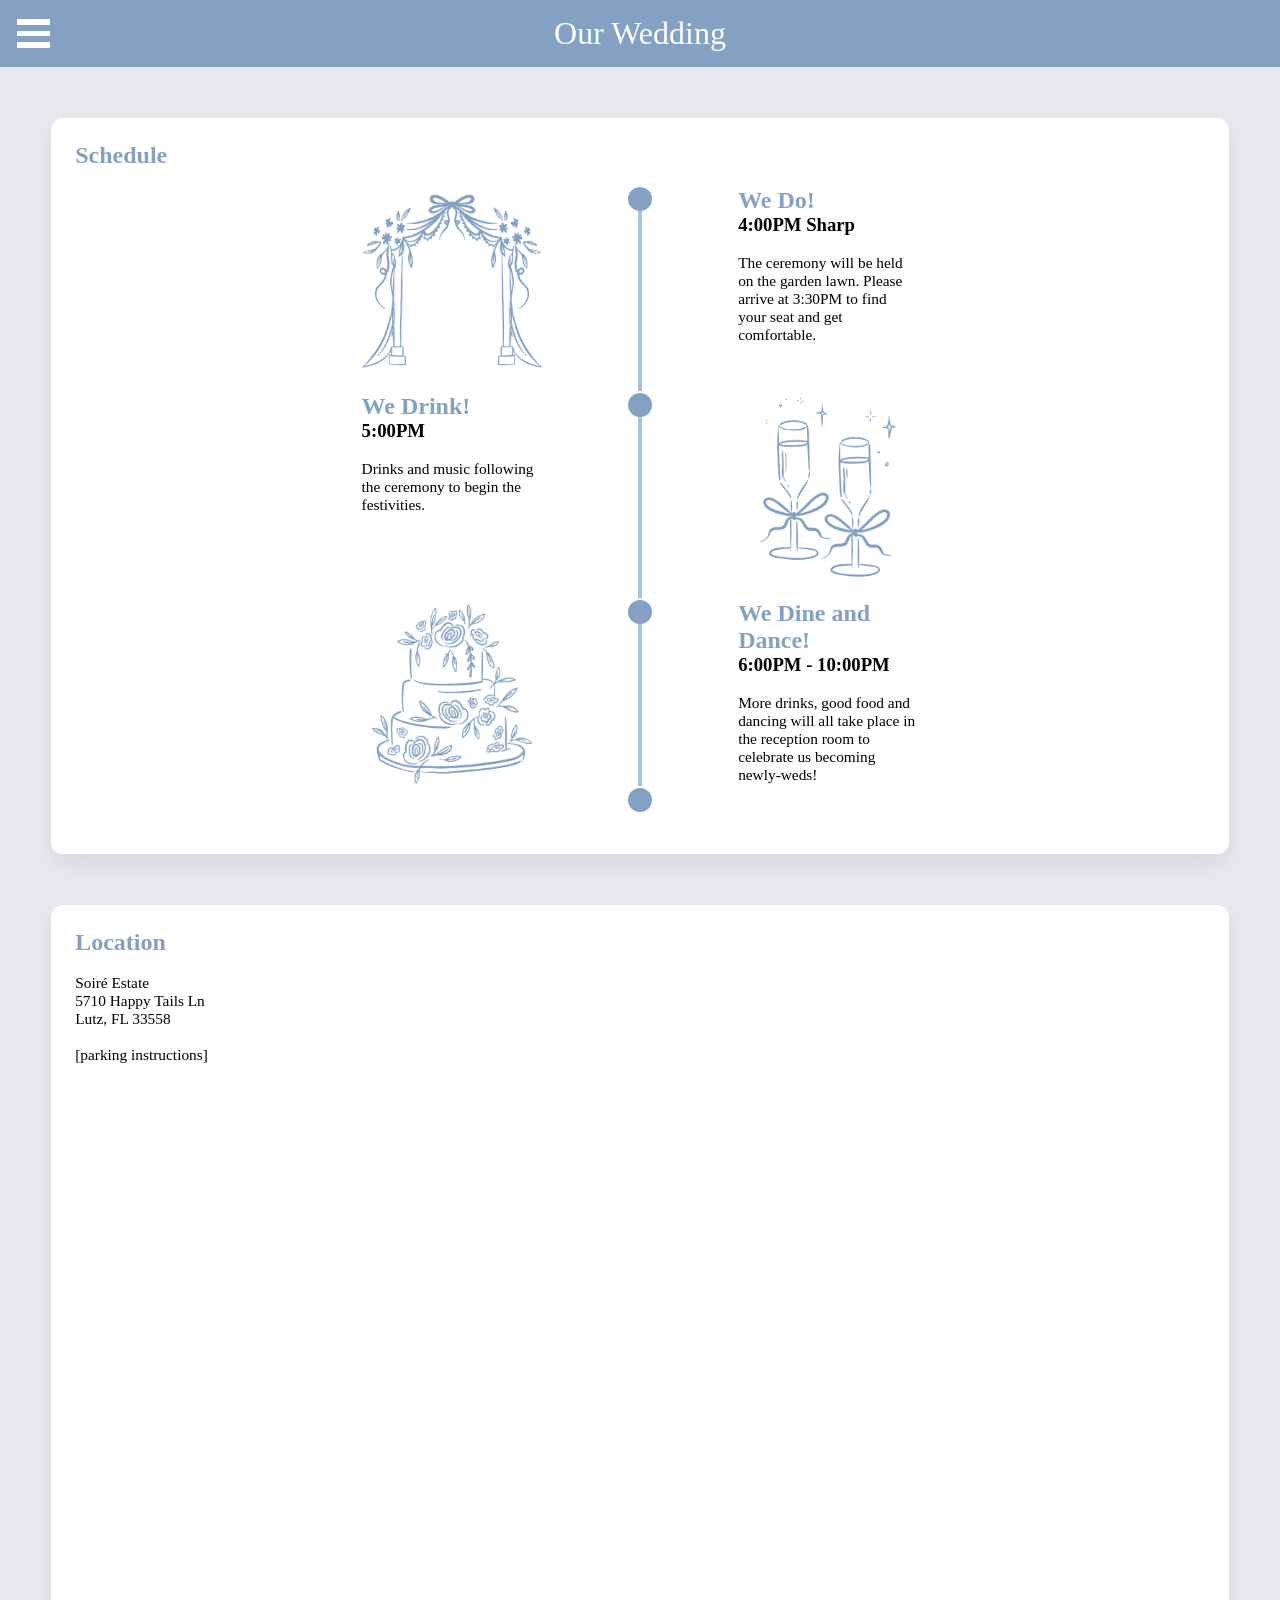
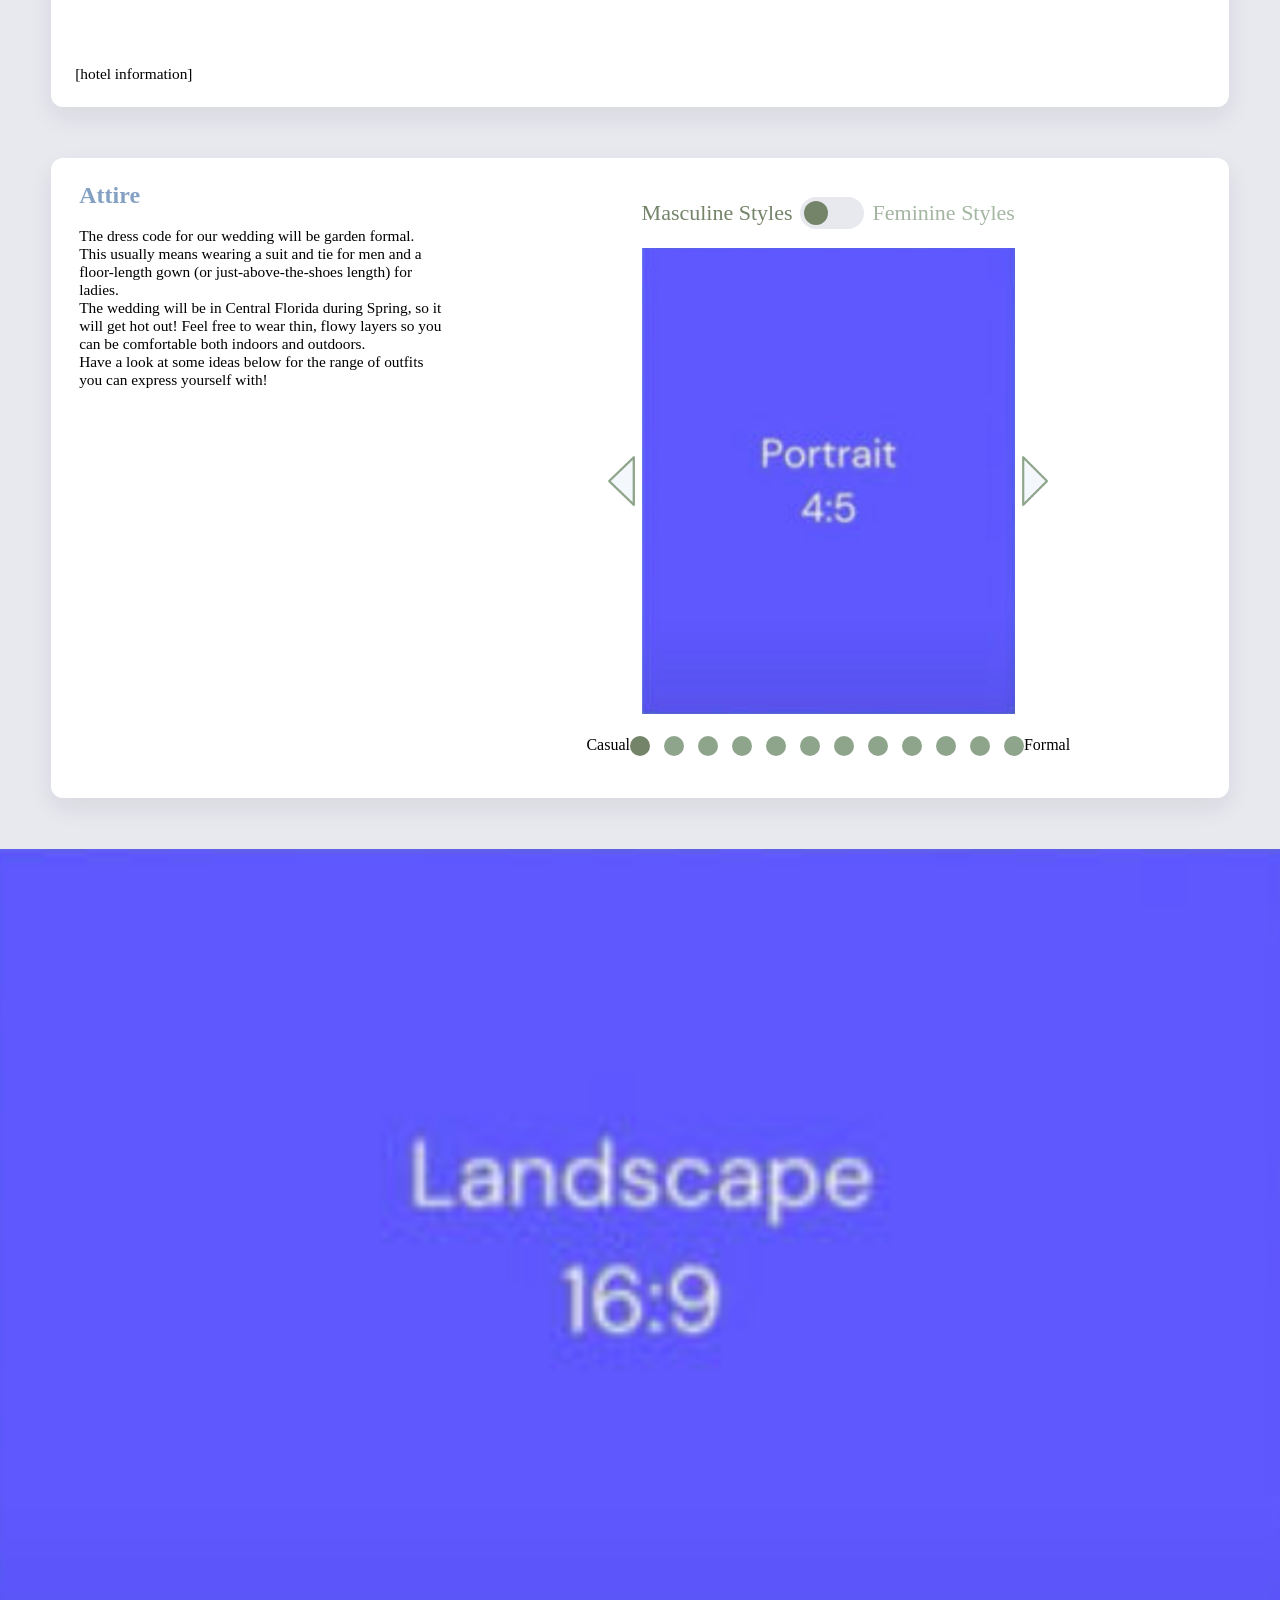
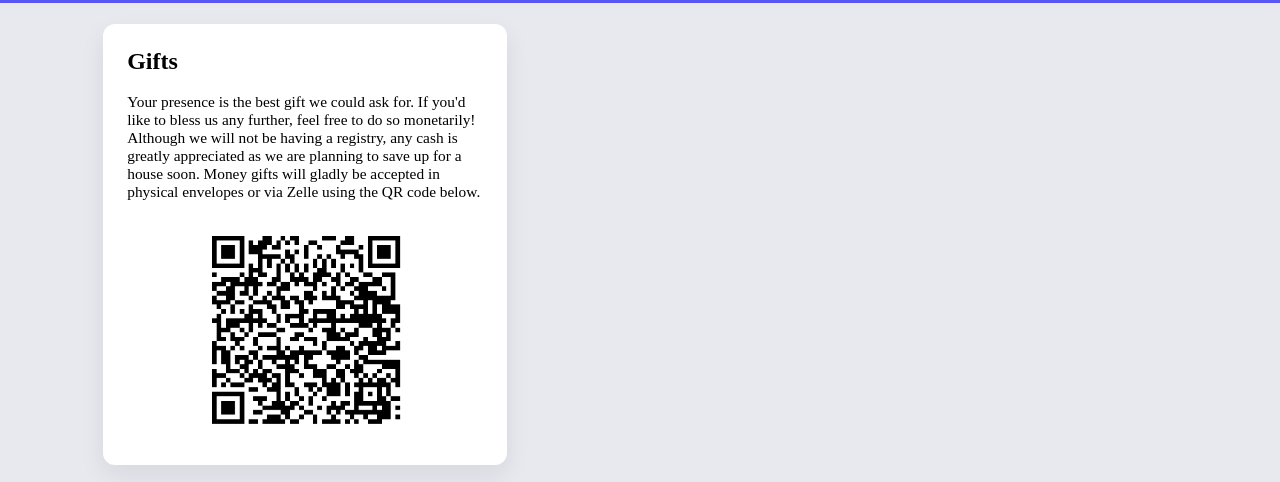
<file: details.html>
<!DOCTYPE html>
<html lang="en">
<head>
  <meta charset="UTF-8">
  <meta name="viewport" content="width=device-width, initial-scale=1">
  <title>Details</title>
  <link rel="stylesheet" href="styles.css" type="text/css">
  <script src="menu.js" defer> </script>
  <script src="outfits.js" defer> </script>
</head>
<body>
  <header>
    <div>
      <a href="https://gabgirl4229.github.io/Luis-Felipe-and-Gabriella-2027/" class="mid fancy" id="navTitle">Our Wedding</a>
      <a href="#" class="icon" onclick="toggleMenu(); return false;" aria-label="Open navigation menu">
        <span class="menu">
          <span></span>
          <span></span>
          <span></span>
        </span>
      </a>
    </div>
    <div id="navLinks">
      <a href="https://gabgirl4229.github.io/Luis-Felipe-and-Gabriella-2027/mobile">Home</a>
      <a href="https://gabgirl4229.github.io/Luis-Felipe-and-Gabriella-2027/our-story">Our Story</a>
      <a href="https://gabgirl4229.github.io/Luis-Felipe-and-Gabriella-2027/details">Details</a>
      <a href="https://gabgirl4229.github.io/Luis-Felipe-and-Gabriella-2027/photos">Photos</a>
      <a href="https://gabgirl4229.github.io/Luis-Felipe-and-Gabriella-2027/wedding-party">Wedding Party</a>
      <a href="https://gabgirl4229.github.io/Luis-Felipe-and-Gabriella-2027/rsvp">RSVP</a>
    </div>
  </header>
  <main>
    <section style="position: relative;">
      <h2 class="blue">Schedule</h2>
      <br>
      <div class="row">
        <div class="col quarter">
        </div>
        <div class="col sixth">
          <img src="images/ui/ceremony.png">
        </div>
        <div class="col sixth">
          <div class="circle"></div>
          <div class="vl"></div>
        </div>
        <div class="col sixth">
          <h2 class="blue">We Do!</h2>
          <h3>4:00PM Sharp</h3>
          <br>
          <p>The ceremony will be held on the garden lawn. Please arrive at 3:30PM to find your seat and get comfortable.</p>
        </div>
        <div class="col quarter">
        </div>
      </div>
      <br>
      <div class="row">
        <div class="col quarter">
        </div>
        <div class="col sixth">
          <h2 class="blue">We Drink!</h2>
          <h3>5:00PM</h3>
          <br>
          <p>Drinks and music following the ceremony to begin the festivities.</p>
        </div>
        <div class="col sixth">
          <div class="circle"></div>
          <div class="vl"></div>
        </div>
        <div class="col sixth">  
          <img src="images/ui/drinks.png">
        </div>
        <div class="quarter">
        </div>
      </div>
      <br>
      <div class="row">
        <div class="col quarter">
        </div>
        <div class="col sixth">
          <img src="images/ui/cake.png">
        </div>
        <div class="col sixth">
          <div class="circle"></div>
          <div class="vl"></div>
        </div>
        <div class="col sixth">
          <h2 class="blue">We Dine and Dance!</h2>
          <h3>6:00PM - 10:00PM</h3>
          <br>
          <p>More drinks, good food and dancing will all take place in the reception room to celebrate us becoming newly-weds!</p>
        </div>
        <div class="col quarter">
        </div>
      </div>
      <div class="row">
        <div class="col full">
          <div class="circle"></div>
        </div>
      </div>
      <br>
    </section>
    <section>
      <h2 class="blue">Location</h2>
      <br>
      <p>Soiré Estate</p>
      <p>5710 Happy Tails Ln</p>
      <p>Lutz, FL 33558</p>
      <br>
      <p>[parking instructions]</p>
      <br>
      <div class="google-map">
        <iframe src="https://www.google.com/maps/embed?pb=!1m18!1m12!1m3!1d3518.8898557116113!2d-82.55050082552705!3d28.11938690719983!2m3!1f0!2f0!3f0!3m2!1i1024!2i768!4f13.1!3m3!1m2!1s0x88c2bfe83100792f%3A0xe12bc41225531594!2sSoireEstate%20Weddings%20and%20Events%20Venue%20at%20SB%20Nursery%20and%20Gardens!5e0!3m2!1sen!2sus!4v1775240147234!5m2!1sen!2sus" width="600" height="450" style="border:0;" allowfullscreen="" loading="lazy" referrerpolicy="no-referrer-when-downgrade"></iframe>
      </div>
      <br>
      <p>[hotel information]</p>
    </section>
    <section>
      <div class="row">
        <div class="col third">
          <h2 class="blue">Attire</h2>
          <br>
          <p>The dress code for our wedding will be garden formal.</p>
          <p>This usually means wearing a suit and tie for men and a floor-length gown (or just-above-the-shoes length) for ladies.</p>
          <p>The wedding will be in Central Florida during Spring, so it will get hot out! Feel free to wear thin, flowy layers so you can be comfortable both indoors and outdoors.</p>
          <p>Have a look at some ideas below for the range of outfits you can express yourself with!</p>
        </div>
        <div class="col two-thirds">
          <br>
          <div class="switch switch--horizontal">
            <input id="radio-a" name="switch" type="radio" checked="checked" value="masc" onclick="togglePreference()"/>
            <label for="radio-a">Masculine Styles</label>
            <input id="radio-b" name="switch" type="radio" value="fem" onclick="togglePreference()"/>
            <label for="radio-b">Feminine Styles</label><span class="toggle-outside"><span class="toggle-inside"></span></span>
          </div>
          <br>
          <div id="mascStyles">
            <div class="slideshow-container">
              <a class="prev" onclick="plusSlides(-1, 0)">
                <img src="images/ui/button_left.png">
              </a>
              <div class="mySlides fade">
                <img src="images/test_image_portrait.png" style="width:100%">
              </div>
              <div class="mySlides fade">
                <img src="images/test_image_portrait.png" style="width:100%">
              </div>
              <div class="mySlides fade">
                <img src="images/test_image_portrait.png" style="width:100%">
              </div>
              <div class="mySlides fade">
                <img src="images/test_image_portrait.png" style="width:100%">
              </div>
              <div class="mySlides fade">
                <img src="images/test_image_portrait.png" style="width:100%">
              </div>
              <div class="mySlides fade">
                <img src="images/test_image_portrait.png" style="width:100%">
              </div>
              <div class="mySlides fade">
                <img src="images/test_image_portrait.png" style="width:100%">
              </div>
              <div class="mySlides fade">
                <img src="images/test_image_portrait.png" style="width:100%">
              </div>
              <div class="mySlides fade">
                <img src="images/test_image_portrait.png" style="width:100%">
              </div>
              <div class="mySlides fade">
                <img src="images/test_image_portrait.png" style="width:100%">
              </div>
              <div class="mySlides fade">
                <img src="images/test_image_portrait.png" style="width:100%">
              </div>
              <div class="mySlides fade">
                <img src="images/test_image_portrait.png" style="width:100%">
              </div>
              <a class="next" onclick="plusSlides(1, 0)">
                <img src="images/ui/button_right.png">
              </a>
            </div>
            <br>
            <div class="dot-container">
              <span class="dot-label">Casual</span>
              <div class="dots">
                <span class="dot" onclick="currentSlide(1,0)"></span>
                <span class="dot" onclick="currentSlide(2,0)"></span>
                <span class="dot" onclick="currentSlide(3,0)"></span>
                <span class="dot" onclick="currentSlide(4,0)"></span>
                <span class="dot" onclick="currentSlide(5,0)"></span>
                <span class="dot" onclick="currentSlide(6,0)"></span>
                <span class="dot" onclick="currentSlide(7,0)"></span>
                <span class="dot" onclick="currentSlide(8,0)"></span>
                <span class="dot" onclick="currentSlide(9,0)"></span>
                <span class="dot" onclick="currentSlide(10,0)"></span>
                <span class="dot" onclick="currentSlide(11,0)"></span>
                <span class="dot" onclick="currentSlide(12,0)"></span>
              </div>
              <span class="dot-label">Formal</span>
            </div>
            <br>
          </div>
          <div id="femStyles" class="hidden">
            <div class="slideshow-container">
              <a class="prev" onclick="plusSlides(-1, 1)">
                <img src="images/ui/button_left.png">
              </a>
              <div class="mySlides fade">
                <img src="images/test_image_portrait.png" style="width:100%">
              </div>
              <div class="mySlides fade">
                <img src="images/test_image_portrait.png" style="width:100%">
              </div>
              <div class="mySlides fade">
                <img src="images/test_image_portrait.png" style="width:100%">
              </div>
              <div class="mySlides fade">
                <img src="images/test_image_portrait.png" style="width:100%">
              </div>
              <div class="mySlides fade">
                <img src="images/test_image_portrait.png" style="width:100%">
              </div>
              <div class="mySlides fade">
                <img src="images/test_image_portrait.png" style="width:100%">
              </div>
              <div class="mySlides fade">
                <img src="images/test_image_portrait.png" style="width:100%">
              </div>
              <div class="mySlides fade">
                <img src="images/test_image_portrait.png" style="width:100%">
              </div>
              <div class="mySlides fade">
                <img src="images/test_image_portrait.png" style="width:100%">
              </div>
              <div class="mySlides fade">
                <img src="images/test_image_portrait.png" style="width:100%">
              </div>
              <div class="mySlides fade">
                <img src="images/test_image_portrait.png" style="width:100%">
              </div>
              <div class="mySlides fade">
                <img src="images/test_image_portrait.png" style="width:100%">
              </div>
              <a class="next" onclick="plusSlides(1, 1)">
                <img src="images/ui/button_right.png">
              </a>
            </div>
            <br>
            <div class="dot-container">
              <span class="dot-label">Casual</span>
              <div class="dots">
                <span class="dot" onclick="currentSlide(1,1)"></span>
                <span class="dot" onclick="currentSlide(2,1)"></span>
                <span class="dot" onclick="currentSlide(3,1)"></span>
                <span class="dot" onclick="currentSlide(4,1)"></span>
                <span class="dot" onclick="currentSlide(5,1)"></span>
                <span class="dot" onclick="currentSlide(6,1)"></span>
                <span class="dot" onclick="currentSlide(7,1)"></span>
                <span class="dot" onclick="currentSlide(8,1)"></span>
                <span class="dot" onclick="currentSlide(9,1)"></span>
                <span class="dot" onclick="currentSlide(10,1)"></span>
                <span class="dot" onclick="currentSlide(11,1)"></span>
                <span class="dot" onclick="currentSlide(12,1)"></span>
              </div>
              <span class="dot-label">Formal</span>
            </div>
            <br>
          </div>
        </div>
      </div>
    </section>
    <div style="position: relative; margin: 0 -30px;">
      <img style="max-height: 90dvh; width: 100%; object-fit: cover;" src="images/test_image_landscape.png">
      <div class="overlay-content">
        <div class="row">
          <div class="col twelfth">
          </div>
          <div class="col third">
            <section>
              <h2>Gifts</h2>
              <br>
              <p>Your presence is the best gift we could ask for. If you'd like to bless us any further, feel free to do so monetarily! Although we will not be having a registry, any cash is greatly appreciated as we are planning to save up for a house soon. Money gifts will gladly be accepted in physical envelopes or via Zelle using the QR code below.</p>
              <br>
              <img style="padding: 0% 20%;" src="images/zelle.jpeg">
            </section>
          </div>
          <div class="col twelfth">
          </div>
          <div class="col half">
          </div>
        </div>
      </div>
    </div>
  </main>
</body>
</html>
</file>
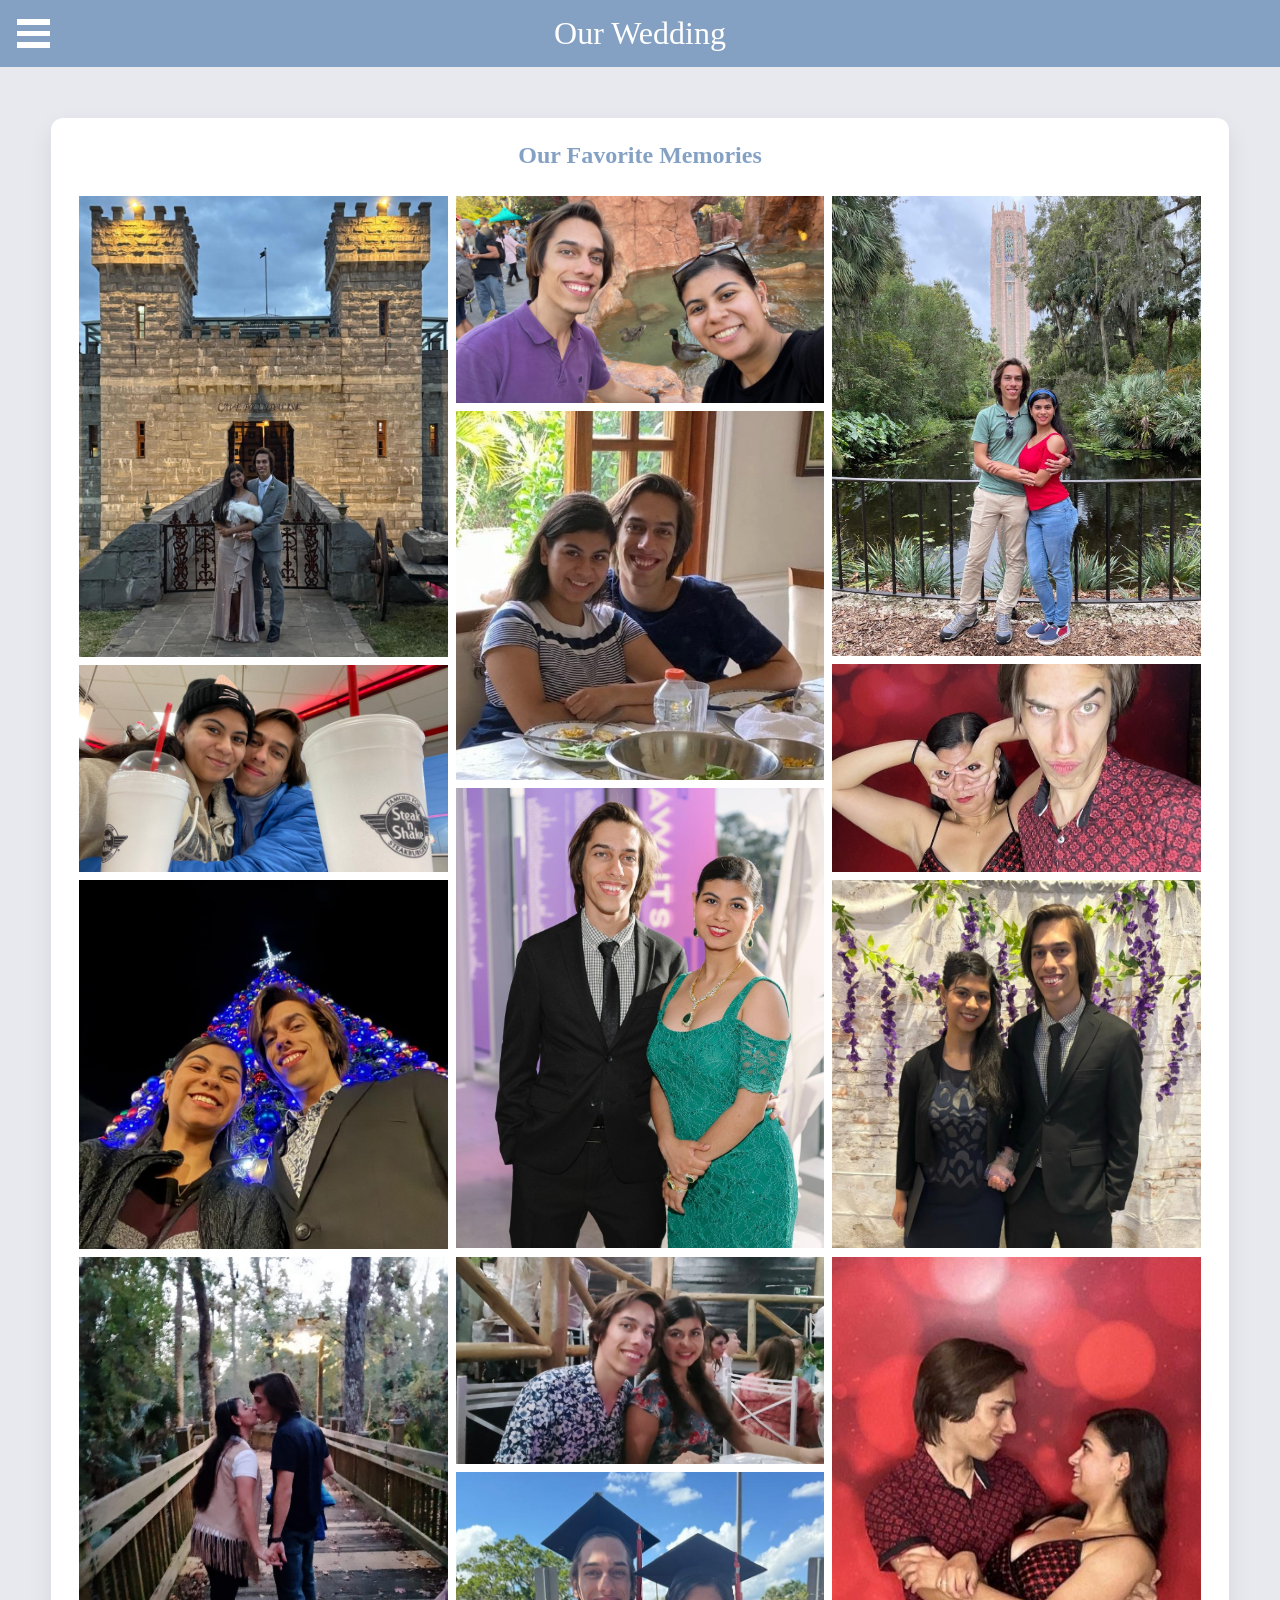
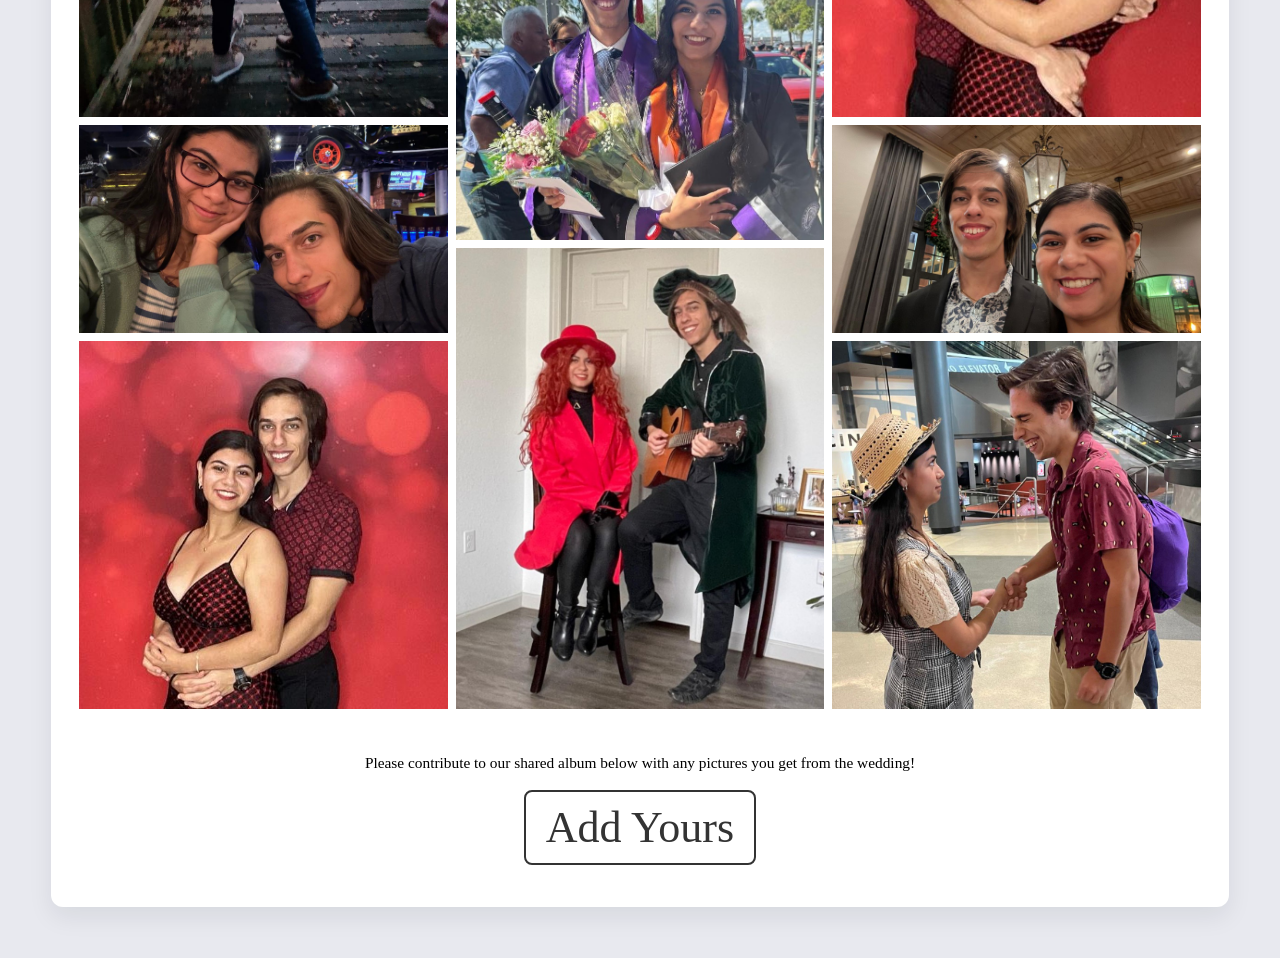
<file: photos.html>
<!DOCTYPE html>
<html lang="en">
<head>
  <meta charset="UTF-8">
  <meta name="viewport" content="width=device-width, initial-scale=1">
  <title>Photos</title>
  <link rel="stylesheet" href="styles.css" type="text/css">
  <script src="menu.js" defer> </script>
</head>
<body>
  <header>
    <div>
      <a href="https://gabgirl4229.github.io/Luis-Felipe-and-Gabriella-2027/" class="mid fancy" id="navTitle">Our Wedding</a>
      <a href="#" class="icon" onclick="toggleMenu(); return false;" aria-label="Open navigation menu">
        <span class="menu">
          <span></span>
          <span></span>
          <span></span>
        </span>
      </a>
    </div>
    <div id="navLinks">
      <a href="https://gabgirl4229.github.io/Luis-Felipe-and-Gabriella-2027/mobile">Home</a>
      <a href="https://gabgirl4229.github.io/Luis-Felipe-and-Gabriella-2027/our-story">Our Story</a>
      <a href="https://gabgirl4229.github.io/Luis-Felipe-and-Gabriella-2027/details">Details</a>
      <a href="https://gabgirl4229.github.io/Luis-Felipe-and-Gabriella-2027/photos">Photos</a>
      <a href="https://gabgirl4229.github.io/Luis-Felipe-and-Gabriella-2027/wedding-party">Wedding Party</a>
      <a href="https://gabgirl4229.github.io/Luis-Felipe-and-Gabriella-2027/rsvp">RSVP</a>
    </div>
  </header>
  <main>
    <section>
      <h2 class="blue mid">Our Favorite Memories</h2>
      <div id="gallery">
        <div class="row">
          <div class="col third">
            <img src="images/photos/LG_wedding_castle.jpeg">
            <img src="images/photos/steak_and_shake.jpeg">
            <img src="images/photos/christmas_tree.jpeg">
          </div>
          <div class="col third">
            <img src="images/photos/universal_duck.jpeg">
            <img src="images/photos/brazil_lunch.jpeg">
            <img src="images/photos/excelerate.jpeg">
          </div>
          <div class="col third">
            <img src="images/photos/bok_tower.jpeg">
            <img src="images/photos/silly_face.jpeg">
            <img src="images/photos/nova.jpeg">
          </div>
        </div>
        <div class="row">
          <div class="col third">
            <img src="images/photos/boardwalk_kiss.jpeg">
            <img src="images/photos/fords_garage.jpeg">
            <img src="images/photos/red_hug.jpeg">
          </div>
          <div class="col third">
            <img src="images/photos/li_and_gui_oro.jpeg">
            <img src="images/photos/graduation.jpeg">
            <img src="images/photos/polycon_carmen.jpeg">
          </div>
          <div class="col third">
            <img src="images/photos/red_dip.jpeg">
            <img src="images/photos/terrace_grille.jpeg">
            <img src="images/photos/oppenheimer.jpeg">
          </div>
        </div>
      </div>
      <br>
      <div class="row">
        <div class="col full">
          <p class="mid">Please contribute to our shared album below with any pictures you get from the wedding!</p>
          <br>
          <a href="https://photos.app.goo.gl/aYf1CGf2CsePjgP16" class="rsvp-btn">Add Yours</a>
          <br>
        </div>
      </div>
    </section>
  </main>
</body>
</html>
</file>
<file: styles.css>
/* All elements */
* {
  /* Prevents elements expanding past my set width */
  margin: 0;
  padding: 0;
  box-sizing: border-box;
  font-family: Palatino, Didot, Georgia, Times New Roman, Droid Serif; /* Paragraph Fonts */
}

/* To fix the "header covering content when scrolling" issue on mobile */
[id] {
  scroll-margin-top: 100px;
}

/* Allows most text to resize itself based on device width */
p {
  font-size: 1.2vw;
}

/* General webpage look */
body {
  background: #e8e9ef; /* background page color */
  overflow-y: auto; /* allows for scrolling down instead of text wrapping sideways */
  /* Page width and height */
  width: 100%;
  min-height: 100dvh;
  /* Properly separates header from main and main from footer */
  display: grid;
  grid-template-rows: auto 1fr auto;
}

/* Top menu with all website pages */
header {
  background: #84a1c4;
  overflow: hidden; /* Other links hidden by default */
  position: -webkit-sticky; /* for iOS users */
  position: sticky;
  top: 0;
  z-index: 100; /* Ensures header is always visible */
  grid-column: 1; /* For body grid shape */
}

header > div {
  position: relative; /* Allows the hamburger bar to fit into the top section of the nav bar */
}

#navTitle {
  padding: 15px 0px;
  font-size: 2rem;
}

#navLinks {
  background-color: #a7c1e1;
  padding: 10px 0px;
  display: none;
}

/* Links */
a {
  color: #fff;
  font-size: 1.5rem;
  padding: 5px 0px;
  display: block; /* Gives the text its own row */
  /* Makes it so you have to click the text specifically */
  width: fit-content;
  margin: 0 auto;
  text-decoration: none; /* No underlines */
}

/* Hamburger button */
a.icon {
  /* Position it on the left of the screen */
  position: absolute;
  left: 0;
  top: 0;
  /* Make its height fill the bar and ensure height/width are proportional */
  height: 100%;
  aspect-ratio: 1/1;
  /* Put everything in the middle */
  display: flex;
  align-items: center;
  justify-content: center;
}

/* Transparent hamburger container */
a.icon .menu {
  display: flex;
  flex-direction: column;
  justify-content: space-between;
  width: 50%;
  height: 50%;
}

/* Hamburger lines */
a.icon .menu span {
  height: 20%;
  background-color: #fff;
}

/* Most of the webpage */
main {
  grid-column: 1;
}

section {
  background: #fff;
  padding: 24px;
  border-radius: 12px;
  margin: 4%;
  box-shadow: 0 10px 25px rgba(15, 23, 42, 0.08);
}

/* For when I want buffer space */
.transparent, .invisible {
  background: transparent;
  box-shadow: none;
  margin: 0 3%;
}

.invisible {
    visibility: hidden;
}

/* Line dividers */
hr {
  border-top: 4px solid;
  border-left: 0;
  border-right: 0;
  border-bottom: 0;
  margin: 5% 0;
}

.hr-blue {
  border-top-color: #84a1c4;
}

.hr-green {
  border-top-color: #748469;
}

/* Schedule timeline */
.vl {
  border-left: 4px solid #a7c1e1;
  height: 100%;
  margin-left: calc(50% - 2px);
}

.circle {
  background: #84a1c4;
  width: 1.5rem;
  height: 1.5rem;
  border-radius: 100%;
  box-shadow: 0 0 0 2px #fff;
  margin-left: calc(50% - 0.75rem);
}

/* Footer of the homepage */
footer {
  background: #d8d9e2;
  padding: 15px 0px;
  font-size: 1.5rem;
  grid-column: 1;
}

/* Different text styles */
.mid {
  text-align: center;
}
.blue {
  color: #84a1c4;
}
.green {
  color: #748469;
}
.fancy {
  font-family: Zaph Chancery, Apple Chancery, Monotype Corsiva, Garamond, Dancing Script; /* Header fonts */
}
.bold {
  font-weight: bold;
}

button {
  font-size: 1rem;
  padding: 0 0.5rem;
}

/* RSVP button for homepage */
.rsvp-btn {
  background-color: transparent;
  color: #333333;
  border: 2px solid #333333;
  border-radius: 8px;
  padding: 10px 20px;
  display: block;
  margin: 0 auto;
  font-size: 2.75rem;
  cursor: pointer;
  transition: background-color 0.2s ease, color 0.2s ease;
}

/* Speaker icon button for music */
.speaker-btn {
  background-color: transparent;
  border-color: transparent;
  display: block;
  margin: 0 auto;
  width: 25%;
  height: auto;
  cursor: pointer; /* Makes the little hand appear when you hover over it */
}

/* Grid system for images */
.row {
  display: grid;
  grid-template-columns: repeat(12, 1fr);
}

.col {
  padding: 0 4px;
}

.full {
  grid-column: span 12;
}

.half {
  grid-column: span 6;
}

.third {
  grid-column: span 4;
}

.two-thirds {
  grid-column: span 8;
}

.quarter {
  grid-column: span 3;
}

.three-quarters {
  grid-column: span 9;
}

.sixth {
  grid-column: span 2;
}

.twelfth {
  grid-column: span 1;
}

.fragment {
  grid-column: span 5;
}

img {
  max-height: 100%;
  max-width: 100%;
  width: auto;
  height: auto;
  object-fit: contain;
}

.col img {
  margin: 4px 0;
  vertical-align: middle;
}

#gallery .col img,
#wedding-party img {
  width: 100%;
}

#wedding-party .col p,
#party .col p {
  padding: 0 2%;
}

#wedding-party img {
  border: 3px solid;
  border-radius: 1rem;
}

/* Desktop/Tablet responsive items */
.fullscreen {
  height: calc(100dvh - 70px);
}

#home-responsive > .fragment {
  padding: 0;
}

#homepage-img {
  margin: 0;
  max-height: 80dvh;
}

#home-responsive p {
  padding: 0 3%;
}

#schedule-responsive {
  margin-right: 2%;
  height: stretch;
}

#location-responsive {
  margin-left: 2%;
  height: stretch;
}

.rsvp-identity {
  display: contents;
}

/* For elements that go "on top of" images */
.overlay-content {
  display: block;
  position: absolute;
}

.portrait, .overlay-portrait {
  display: none;
}

#gifts-responsive > .landscape {
  width: 100%;
  object-fit: cover;
}

.overlay-landscape {
  top: 50%;
  transform: translate(0, -50%);
}

#our-story .overlay-landscape {
  width: 100%;
  aspect-ratio: 1.8 !important;
}

/* Setups for specific pages */
#gallery {
  margin: 2% 0;
}

/* Carousel images */
.hidden, .mySlides {
  display: none;
}

.slideshow-container {
  max-width: 50%;
  position: relative;
  margin: auto;
}

/* Next & previous buttons */
.prev, .next {
  cursor: pointer;
  position: absolute;
  top: 50%;
  transform: translateY(-50%); /* better vertical centering */
  width: 7%; /* Button size */
  display: flex;   /* center the image */
  align-items: center;
  justify-content: center;
  padding: 0;      /* remove old padding */
  transition: 0.6s ease;
  user-select: none;
  z-index: 10;
}

/* Position the buttons right and left */
.next {
  right: -9%;
}

.prev {
  left: -9%;
}

/* Navigation dots */
.dot-container {
  display: flex;
  justify-content: center;
}

.dots {
  display: flex;
  gap: 0.875rem; /* space between dots */
}

.dot {
  cursor: pointer;
  height: 1.25rem;
  width: 1.25rem;
  background-color: #8ea58c;
  border-radius: 50%;
  display: inline-block;
  transition: background-color 0.6s ease;
}

.dots-active, .dot:hover {
  background-color: #748469;
}

/* Fading animation */
.fade {
  animation-name: fade;
  animation-duration: 1.5s;
}

@keyframes fade {
  from {opacity: .4}
  to {opacity: 1}
}

/* Radio Switch */
.switch {
  position: relative;
  display: flex;
  align-items: center;
  justify-content: center;
  font-size: 0;
}

.switch input {
  position: absolute;
  z-index: 2;
  opacity: 0;
}

.switch input:checked {
  z-index: 1;
}

.switch input:checked + label {
  opacity: 1;
  color: #748469;
}

.switch label {
  color: #8ea58c;
  opacity: 0.80;
  transition: opacity 0.25s ease;
  cursor: default;
  font-size: 1.375rem;
  margin: 0 2.5rem;
  text-align: center;
}

.switch .toggle-outside {
  position: absolute;
  width: 4rem;
  height: 2rem;
  border-radius: 2rem;
  padding: 0.25rem;
  overflow: hidden;
  transition: 0.25s ease all;
  background: #e8e9ef;
  transform: translate(4px, 0);
}

.switch .toggle-inside {
  border-radius: 5rem;
  background: #748469;
  position: absolute;
  transition: 0.25s ease all;

  /* Horizontal specific */
  height: 1.5rem;
  width: 1.5rem;
}

/* Horizontal specific */
.switch input:checked ~ .toggle-outside .toggle-inside {
  left: 0.25rem;
  bottom: 0.25rem;
}

/* Horizontal specific */
.switch input ~ input:checked ~ .toggle-outside .toggle-inside {
  left: 2.25rem;
}

/* Erases default radio to allow customization */
input[type="radio"] {
  appearance: none;
  -webkit-appearance: none;

  /* Select customization */
  width: 20px;
  height: 20px;
  border: 2px solid #748469;
  border-radius: 50%;
  cursor: pointer;
}

/* Switch customization */
input[type="radio"][name="switch"] {
  width: 4rem;
  height: 2rem;
  transform: translate(4px, 0);
}

/* Add natural indent and color change ability to bullets in RSVP */
li {
  margin: 2% 0 0 8%;
}

li > span {
  color: black;
}

/* Style text fields for RSVP */
input[type="text"] {
  font-size: 1rem;
  margin-right: 1%;
}

/* Style the checked state */
input[type="radio"]:checked {
    background-color: #748469;
    border: 2px solid #748469;
    box-shadow: inset 0 0 0 4px #fff;
}

/* Container for options */
.toggle-radio-group {
    background: #f2f6f4;
    margin: 0.75rem 0;
    padding: 0.5rem 0.75rem;
    border-radius: 25px;
    display: inline-flex;
}

/* Put circles in the middle */
.radio-option {
    display: flex;
    align-items: center;
}

/* Margin for circles and labels */
.radio-option > input[type="radio"], 
.radio-option > .toggle-radio-group label {
  margin: 0.5rem;
}

/* Add animation to label */
.toggle-radio-group label {
  padding: 0.5rem 0.75rem;
  border-radius: 20px;
  transition: all 0.3s ease;
}

/* Make the label look different when selected */
.toggle-radio-group input[type="radio"]:checked + label {
  background: #748469;
  color: white;
}

/* Google Map on the Details Travel page */
.google-map {
  padding-bottom: 50%;
  position: relative;
}

.google-map iframe {
  width: 100%; 
  height: 100%;
  position: absolute;
}

/* Pages you can open and close */
details, details[open] {
  padding: 10px 20px;
}

details > summary {
  cursor: pointer;
  font-size: 1.25rem;
  color: #748469;
  width: fit-content;
}

/* Group RSVP style */
#groupRSVP {
  display: flex;
  flex-direction: column;
  gap: 1rem;
}

.guest-details {
  border: 2px solid #84a1c4;
  border-radius: 12px;
}

.guest-details summary {
  padding: 1rem;
  font-weight: bold;
  color: #84a1c4;
  background: #f2f6f9;
  border-radius: 12px;
  width: 100%;
}

.guest-details-content {
  padding: 1.25rem;
}

.guest-details-content h3 {
  margin-top: 1.25rem;
  margin-bottom: 0.75rem;
}

.guest-details-content h3:first-child {
  margin-top: 0;
}

.guest-details-content p {
  margin-bottom: 0.75rem;
}

.guest-details-content .checkbox-option {
  margin-bottom: 0.375rem;
}

.guest-details-content textarea {
  width: 100%;
  padding: 10px;
}

#collectResponses {
  margin-top: 1rem;
}

#collectResponses:disabled {
  opacity: 0.6;
  cursor: not-allowed;
}

.prev-btn, .nxt-btn {
  background-color: transparent;
  border-color: transparent;
  display: block;
  margin: 0 auto;
  cursor: pointer;
  transition: background-color 0.2s ease, color 0.2s ease;
  
  position: absolute;
  top: 69%;

  font-size: 1.25rem;
  color: black;
}

.prev-btn {
  left: 10%;
}

.nxt-btn {
  left: 85%;
}

.prev-btn::before {
  content: "\25C4";
  font-weight: bold;
}

.nxt-btn::after {
  content: "\25BA";
  font-weight: bold;
}

#page-left, #page-right, #page-center {
  position: absolute;
  height: 68%;
}

#page-left {
  width: 40%;
  left: 10%;
}

#page-right {
  width: 42%;
  left: 50%;
}

#page-center {
  width: 75%;
  height: 80%;
  left: 15%;
  top: 8%;
}


/* =========================================================
   Mega Screens (Landscape Mode)
   ========================================================= */


/* =========================================================
   Tablets (Portrait Mode) & Phones (Landscape Mode)
   ========================================================= */

@media (max-width: 1024px) {

  p {
    font-size: 2.5vw;
  }

  .rsvp-btn {
    font-size: 3.5rem;
  }
  
  .speaker-btn {
    width: 30%;
  }

  .fullscreen {
    height: auto;
  }

  #homepage-img {
    max-height: none;
  }

  /* Image grid changes */
  #gallery .third, 
  #outfits .half, 
  #wedding-party .half, 
  #wedding-party .third, 
  #wedding-party .quarter, 
  #wedding-party .sixth, 
  #home-responsive .fragment,
  #home-responsive .third,
  #home-responsive .sixth,
  #home-responsive .twelfth,
  #details .half,
  #attire-responsive .half {
    grid-column: span 12;
  }

  #wedding-party .third, 
  #wedding-party .quarter {
    margin: 0 10%;
  }
  

  #home-responsive .sixth {
    display: none;
  }

  #schedule-responsive {
    margin-right: 6%;
    margin-bottom: 3%;
  }

  #location-responsive {
    margin-left: 6%;
    margin-top: 3%;
  }

  .rsvp-identity {
    display: block;
    margin-bottom: 0.5rem;
  }
  
 .landscape, .overlay-landscape {
    display: none;
  }

  .portrait, .overlay-portrait {
    display: block;
  }

  .overlay-portrait {
    top: 0;
  }

  #our-story .overlay-portrait {
    width: 100%;
    height: 100%;
  }

  #wedding-party .invisible {
    display: none;
  }

  /* Carousel */
  .slideshow-container {
    max-width: 80%;
    padding: 0;
  }

  /* Carousel arrow buttons */
  .prev, .next {
    width: 10%
  }
  
  .next {
    right: -12%;
  }

  .prev {
    left: -12%;
  }

  /* RSVP selection */
  .toggle-radio-group {
    display: block;
  }

  .radio-option {
    gap: 5%;
  }

  .toggle-radio-group span {
    font-size: 1.125rem;
    margin: 0.5rem 0;
    display: inline-block;
  }

  .google-map {
    padding-bottom: 65%;
  }

  details, details[open] {
    padding: 10px 15px;
  }

  details > summary {
    font-size: 1.125rem;
  }

  #party, #party .row {
    height: auto;
  }

  .prev-btn, .nxt-btn {
    top: 89%;
  }
  
  .prev-btn {
    left: 15%;
  }
  
  .nxt-btn {
    left: 80%;
  }
}


/* =========================================================
   Phone (Portrait)
   ========================================================= */

@media (max-width: 480px) {
  
  p {
    font-size: 4.4vw;
  }
  
  /* Padding changes */ 
  section {
    padding: 12px;
  }

  .transparent, .invisible {
    margin: 0;
  }

  footer {
    padding: 20px 10px;
  }

  footer p {
    font-size: 0.875rem !important;
  }

  hr {
    border-top: 3px solid #bbb;
    margin: 4% 0;
  }

  .speaker-btn {
    width: 70%;
  }

  /* Carousel */
  .slideshow-container {
    max-width: 85%;
  }

  /* Arrow buttons */
  .prev {
    left: -13%;
  }

  .next {
    right: -13%;
  }

  /* Dots */
  .dot-container {
    gap: 0.5rem;
  }

  .dot {
    width: 1rem;
    height: 1rem;
  }
  
  .switch label {
    font-size: 1.125rem;
  }

  /* Bullet indentation */
  ul {
    margin-left: 6%;
  }

  /* Text field input */
  input[type="text"], textarea {
    font-size: 1rem;
    margin-right: 1%;
    width: 75%;
  }

  /*Alternate display of wedding party grid on smaller phones*/
  #party .two-thirds {
    grid-column: span 12;
  }

  #party .row {
    align-items: end;
  }

  #party .sixth {
    display: none;
  }

  /* Story Buttons */
  .prev-btn, .nxt-btn {
    font-size: 1rem;
    top: 87%;
  }
  
  .prev-btn {
    left: 15%;
  }
  
  .nxt-btn {
    left: 75%;
  }
}
</file>
